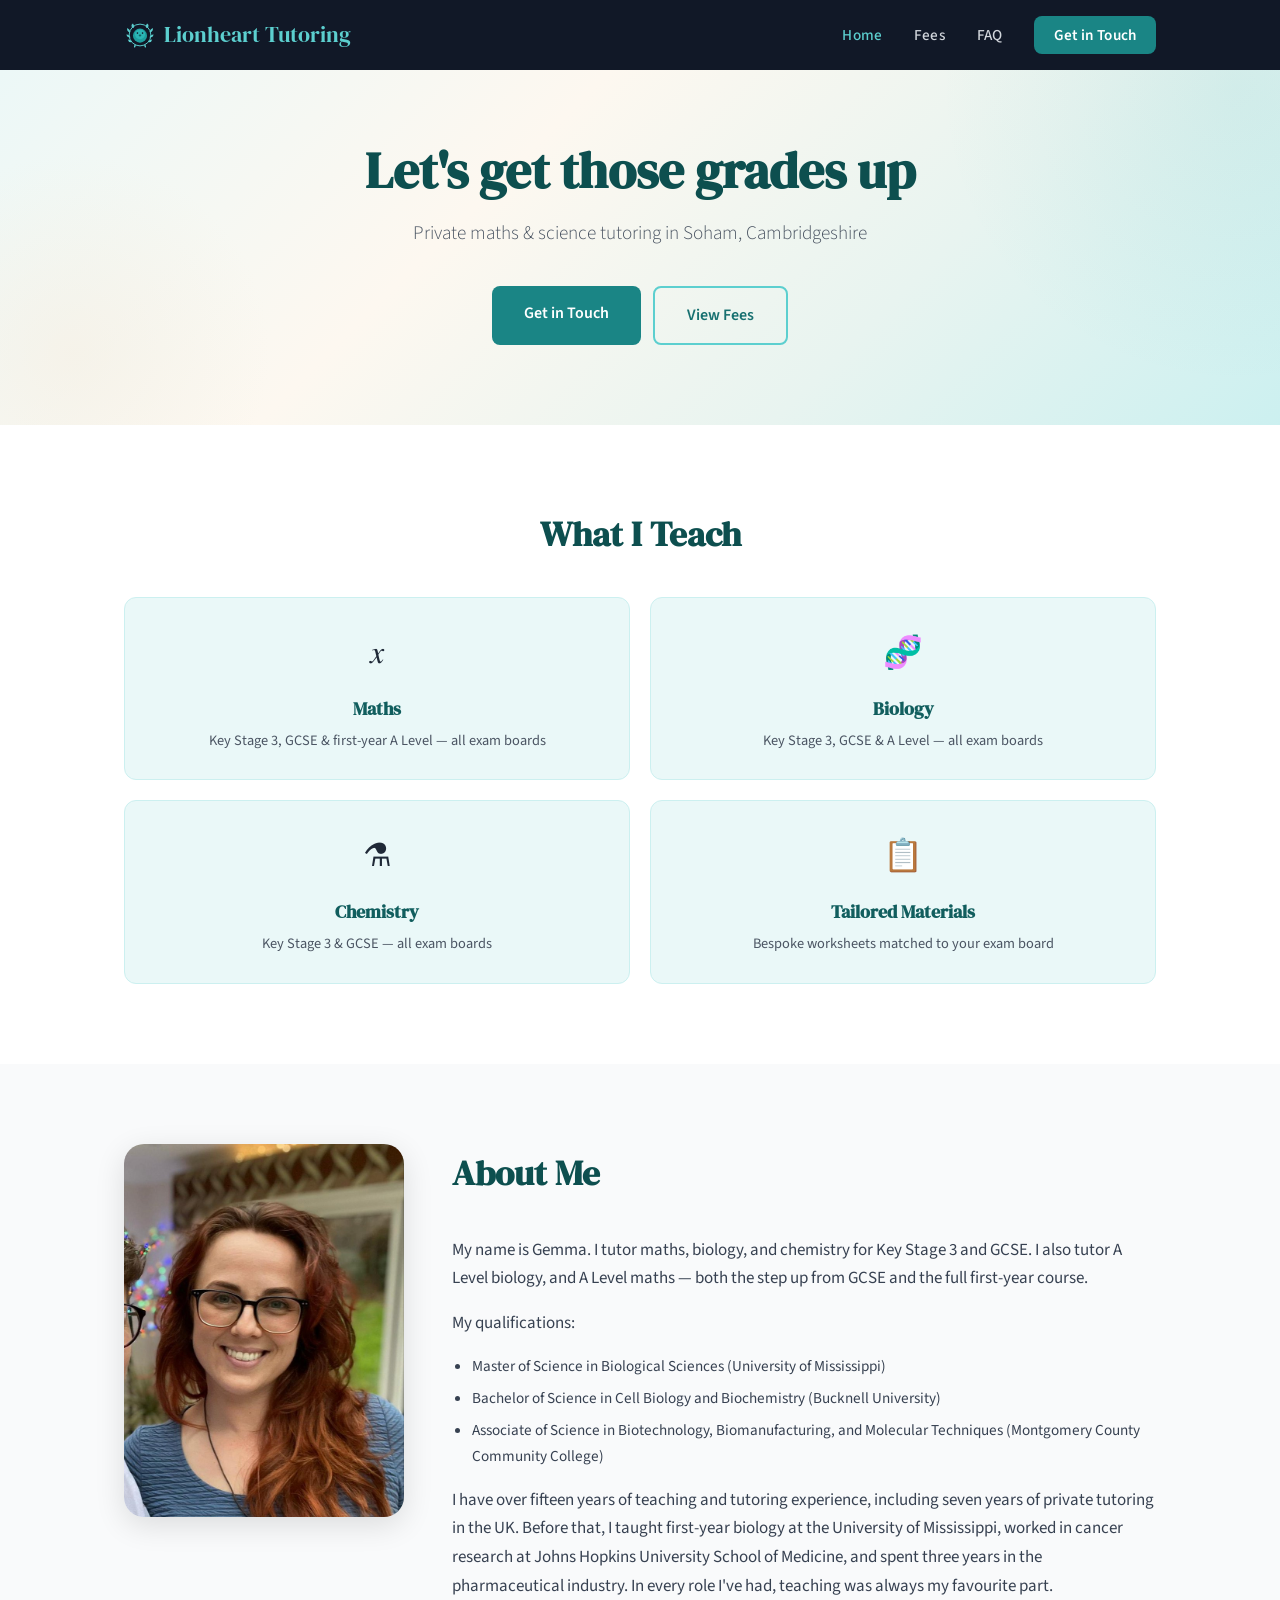
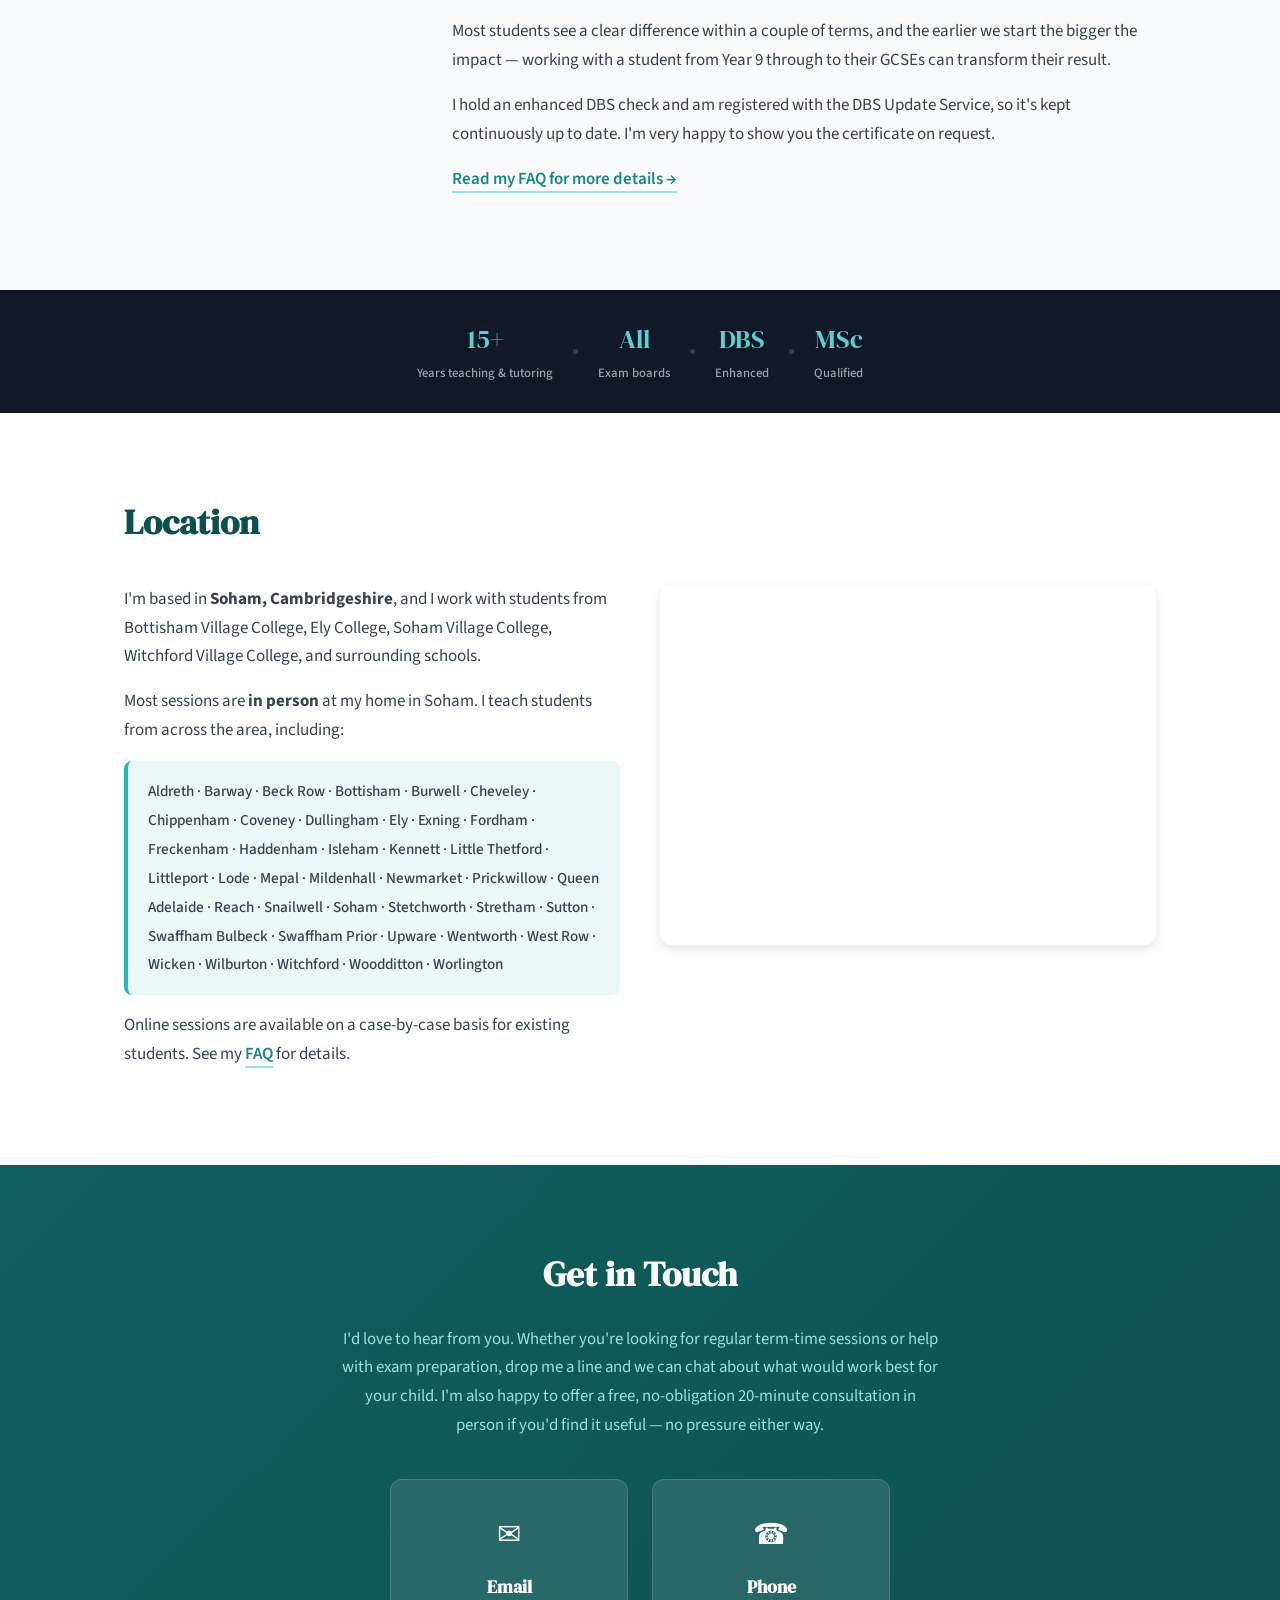
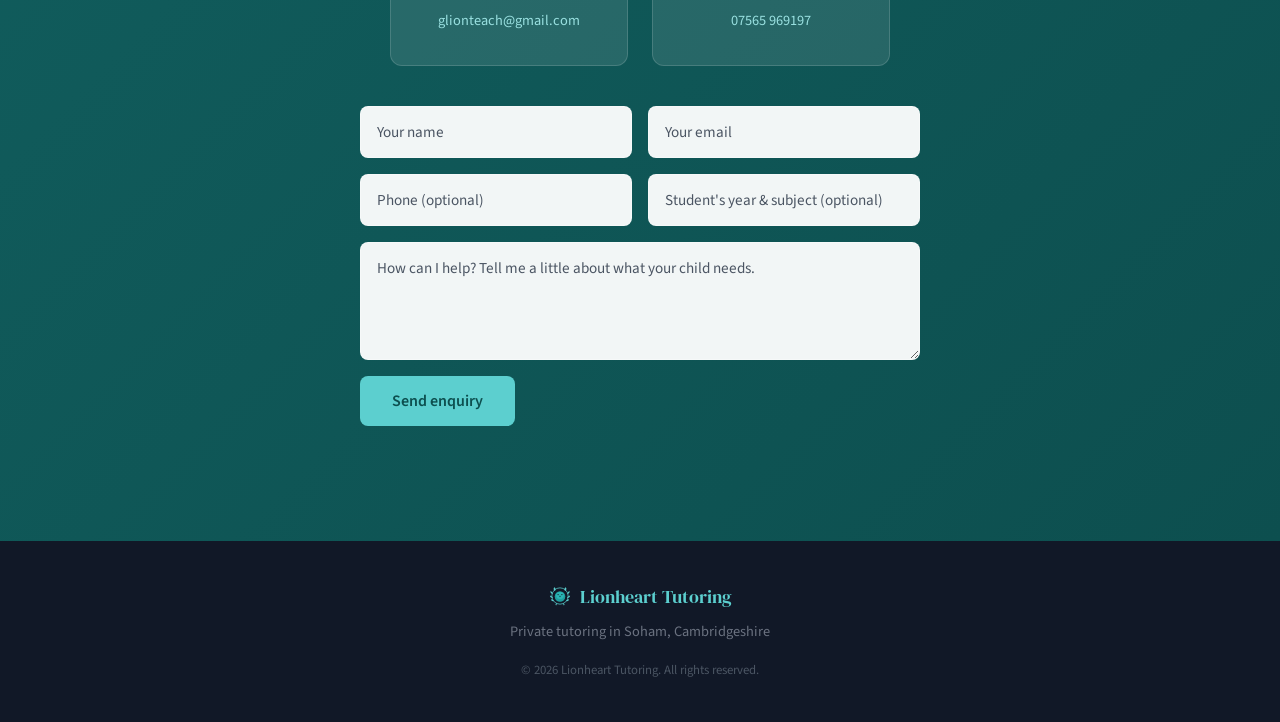
<file: index.html>
<!DOCTYPE html>
<html lang="en">
<head>
    <meta charset="UTF-8">
    <meta name="viewport" content="width=device-width, initial-scale=1.0">
    <title>Lionheart Tutoring | Private Maths &amp; Science Tutor in Soham, Cambridgeshire</title>
    <meta name="description" content="Private GCSE and KS3 maths, biology, and chemistry tutor based in Soham, Cambridgeshire. In-person tutoring for students at Bottisham Village College, Soham Village College, Ely College, and surrounding schools. A Level biology also available.">
    <meta name="keywords" content="tutor Soham, GCSE maths tutor, science tutor Ely, private tutor Cambridgeshire, maths tutor near me, biology tutor, chemistry tutor, KS3 tutor, A level biology tutor, Soham Village College, Ely College, Bottisham Village College, tutor Bottisham">
    <link rel="preconnect" href="https://fonts.googleapis.com">
    <link rel="preconnect" href="https://fonts.gstatic.com" crossorigin>
    <link href="https://fonts.googleapis.com/css2?family=DM+Serif+Display&family=Source+Sans+3:wght@300;400;500;600&display=swap" rel="stylesheet">
    <link rel="icon" type="image/svg+xml" href="lion-icon.svg">
    <link rel="stylesheet" href="styles.css">
</head>
<body>

<nav class="nav nav-dark" id="nav">
    <div class="nav-inner">
        <a href="index.html" class="nav-logo">
            <img src="lion-icon.svg" alt="" class="nav-lion"> Lionheart Tutoring
        </a>
        <button class="nav-toggle" id="navToggle" aria-label="Toggle menu">
            <span></span><span></span><span></span>
        </button>
        <ul class="nav-links" id="navLinks">
            <li><a href="index.html" class="active">Home</a></li>
            <li><a href="fees.html">Fees</a></li>
            <li><a href="faq.html">FAQ</a></li>
            <li><a href="#contact" class="nav-cta">Get in Touch</a></li>
        </ul>
    </div>
</nav>

<header class="hero">
    <div class="hero-inner">
        <h1>Let's get those grades up</h1>
        <p class="hero-subtitle">Private maths &amp; science tutoring in Soham, Cambridgeshire</p>
        <div class="hero-btns">
            <a href="#contact" class="btn btn-primary">Get in Touch</a>
            <a href="fees.html" class="btn btn-outline">View Fees</a>
        </div>
    </div>
</header>

<section class="section subjects">
    <div class="container">
        <h2 class="section-title">What I Teach</h2>
        <div class="subjects-grid">
            <div class="subject-card">
                <div class="subject-icon">&#x1D465;</div>
                <h3>Maths</h3>
                <p>Key Stage 3, GCSE &amp; first-year A Level &mdash; all exam boards</p>
            </div>
            <div class="subject-card">
                <div class="subject-icon">&#x1F9EC;</div>
                <h3>Biology</h3>
                <p>Key Stage 3, GCSE &amp; A Level &mdash; all exam boards</p>
            </div>
            <div class="subject-card">
                <div class="subject-icon">&#x2697;</div>
                <h3>Chemistry</h3>
                <p>Key Stage 3 &amp; GCSE &mdash; all exam boards</p>
            </div>
            <div class="subject-card">
                <div class="subject-icon">&#x1F4CB;</div>
                <h3>Tailored Materials</h3>
                <p>Bespoke worksheets matched to your exam board</p>
            </div>
        </div>
    </div>
</section>

<section class="section about" id="about">
    <div class="container">
        <div class="about-grid">
            <div class="about-image">
                <img src="gemma-photo.png" alt="Gemma, private tutor at Lionheart Tutoring" loading="lazy">
            </div>
            <div class="about-text">
                <h2 class="section-title">About Me</h2>
                <p>My name is Gemma. I tutor maths, biology, and chemistry for Key Stage 3 and GCSE. I also tutor A Level biology, and A Level maths &mdash; both the step up from GCSE and the full first-year course.</p>
                <p>My qualifications:</p>
                <ul>
                    <li>Master of Science in Biological Sciences (University of Mississippi)</li>
                    <li>Bachelor of Science in Cell Biology and Biochemistry (Bucknell University)</li>
                    <li>Associate of Science in Biotechnology, Biomanufacturing, and Molecular Techniques (Montgomery County Community College)</li>
                </ul>
                <p>I have over fifteen years of teaching and tutoring experience, including seven years of private tutoring in the UK. Before that, I taught first-year biology at the University of Mississippi, worked in cancer research at Johns Hopkins University School of Medicine, and spent three years in the pharmaceutical industry. In every role I've had, teaching was always my favourite part.</p>
                <p>Most students see a clear difference within a couple of terms, and the earlier we start the bigger the impact &mdash; working with a student from Year 9 through to their GCSEs can transform their result.</p>
                <p>I hold an enhanced DBS check and am registered with the DBS Update Service, so it's kept continuously up to date. I'm very happy to show you the certificate on request.</p>
                <p><a href="faq.html" class="text-link">Read my FAQ for more details &rarr;</a></p>
            </div>
        </div>
    </div>
</section>

<div class="stats-band">
    <div class="stat"><div class="stat-number">15+</div><div class="stat-label">Years teaching &amp; tutoring</div></div>
    <div class="stat-dot"></div>
    <div class="stat"><div class="stat-number">All</div><div class="stat-label">Exam boards</div></div>
    <div class="stat-dot"></div>
    <div class="stat"><div class="stat-number">DBS</div><div class="stat-label">Enhanced</div></div>
    <div class="stat-dot"></div>
    <div class="stat"><div class="stat-number">MSc</div><div class="stat-label">Qualified</div></div>
</div>

<section class="section location" id="location">
    <div class="container">
        <h2 class="section-title">Location</h2>
        <div class="location-grid">
            <div class="location-text">
                <p>I'm based in <strong>Soham, Cambridgeshire</strong>, and I work with students from Bottisham Village College, Ely College, Soham Village College, Witchford Village College, and surrounding schools.</p>
                <p>Most sessions are <strong>in person</strong> at my home in Soham. I teach students from across the area, including:</p>
                <p class="town-list">Aldreth &middot; Barway &middot; Beck Row &middot; Bottisham &middot; Burwell &middot; Cheveley &middot; Chippenham &middot; Coveney &middot; Dullingham &middot; Ely &middot; Exning &middot; Fordham &middot; Freckenham &middot; Haddenham &middot; Isleham &middot; Kennett &middot; Little Thetford &middot; Littleport &middot; Lode &middot; Mepal &middot; Mildenhall &middot; Newmarket &middot; Prickwillow &middot; Queen Adelaide &middot; Reach &middot; Snailwell &middot; Soham &middot; Stetchworth &middot; Stretham &middot; Sutton &middot; Swaffham Bulbeck &middot; Swaffham Prior &middot; Upware &middot; Wentworth &middot; West Row &middot; Wicken &middot; Wilburton &middot; Witchford &middot; Woodditton &middot; Worlington</p>
                <p>Online sessions are available on a case-by-case basis for existing students. See my <a href="faq.html" class="text-link">FAQ</a> for details.</p>
            </div>
            <div class="location-map">
                <iframe src="https://www.google.com/maps?q=Downfields,Soham,Cambridgeshire&z=14&output=embed" width="100%" height="350" style="border:0; border-radius: 12px;" allowfullscreen="" loading="lazy" referrerpolicy="no-referrer-when-downgrade" title="Map showing Downfields, Soham, Cambridgeshire"></iframe>
            </div>
        </div>
    </div>
</section>

<section class="section contact" id="contact">
    <div class="container">
        <h2 class="section-title">Get in Touch</h2>
        <p class="contact-intro">I'd love to hear from you. Whether you're looking for regular term-time sessions or help with exam preparation, drop me a line and we can chat about what would work best for your child. I'm also happy to offer a free, no-obligation 20-minute consultation in person if you'd find it useful &mdash; no pressure either way.</p>
        <div class="contact-grid">
            <a href="mailto:glionteach@gmail.com?subject=Interested%20in%20tutoring" class="contact-card">
                <div class="contact-icon">&#x2709;</div>
                <h3>Email</h3>
                <p>glionteach@gmail.com</p>
            </a>
            <a href="tel:07565969197" class="contact-card">
                <div class="contact-icon">&#x260E;</div>
                <h3>Phone</h3>
                <p>07565 969197</p>
            </a>
        </div>
        <form class="contact-form" id="enquiryForm">
            <input type="hidden" name="_subject" value="New tutoring enquiry from the Lionheart website">
            <input type="hidden" name="_template" value="table">
            <input type="hidden" name="_captcha" value="false">
            <input type="text" name="_honey" tabindex="-1" autocomplete="off" style="display:none">
            <div class="form-row">
                <input type="text" name="Name" placeholder="Your name" required>
                <input type="email" name="Email" placeholder="Your email" required>
            </div>
            <div class="form-row">
                <input type="tel" name="Phone" placeholder="Phone (optional)">
                <input type="text" name="Student year and subject" placeholder="Student's year &amp; subject (optional)">
            </div>
            <textarea name="Message" rows="4" placeholder="How can I help? Tell me a little about what your child needs." required></textarea>
            <button type="submit" class="btn btn-form">Send enquiry</button>
            <p class="form-status" id="formStatus" role="status" aria-live="polite"></p>
        </form>
    </div>
</section>

<footer class="footer">
    <div class="container footer-inner">
        <div class="footer-logo">
            <img src="lion-icon.svg" alt="" class="footer-lion"> Lionheart Tutoring
        </div>
        <p class="footer-text">Private tutoring in Soham, Cambridgeshire</p>
        <p class="footer-copy">&copy; 2026 Lionheart Tutoring. All rights reserved.</p>
    </div>
</footer>

<script>
const navToggle = document.getElementById('navToggle');
const navLinks = document.getElementById('navLinks');
const nav = document.getElementById('nav');

navToggle.addEventListener('click', () => {
    navLinks.classList.toggle('open');
    navToggle.classList.toggle('open');
});

navLinks.querySelectorAll('a').forEach(link => {
    link.addEventListener('click', () => {
        navLinks.classList.remove('open');
        navToggle.classList.remove('open');
    });
});

window.addEventListener('scroll', () => {
    nav.classList.toggle('scrolled', window.scrollY > 60);
});

document.querySelectorAll('a[href^="#"]').forEach(anchor => {
    anchor.addEventListener('click', function (e) {
        e.preventDefault();
        const target = document.querySelector(this.getAttribute('href'));
        if (target) target.scrollIntoView({ behavior: 'smooth', block: 'start' });
    });
});

const enquiryForm = document.getElementById('enquiryForm');
if (enquiryForm) {
    enquiryForm.addEventListener('submit', async (e) => {
        e.preventDefault();
        const status = document.getElementById('formStatus');
        const btn = enquiryForm.querySelector('button[type="submit"]');
        if (enquiryForm._honey && enquiryForm._honey.value) return;
        btn.disabled = true;
        status.className = 'form-status';
        status.textContent = 'Sending\u2026';
        try {
            const res = await fetch('https://formsubmit.co/ajax/glionteach@gmail.com', {
                method: 'POST',
                headers: { 'Content-Type': 'application/json', 'Accept': 'application/json' },
                body: JSON.stringify(Object.fromEntries(new FormData(enquiryForm)))
            });
            if (!res.ok) throw new Error('Request failed');
            enquiryForm.reset();
            status.className = 'form-status success';
            status.textContent = "Thank you \u2014 your message has been sent. I'll be in touch soon.";
        } catch (err) {
            status.className = 'form-status error';
            status.textContent = 'Sorry, something went wrong. Please email glionteach@gmail.com directly.';
        } finally {
            btn.disabled = false;
        }
    });
}
</script>

</body>
</html>
</file>
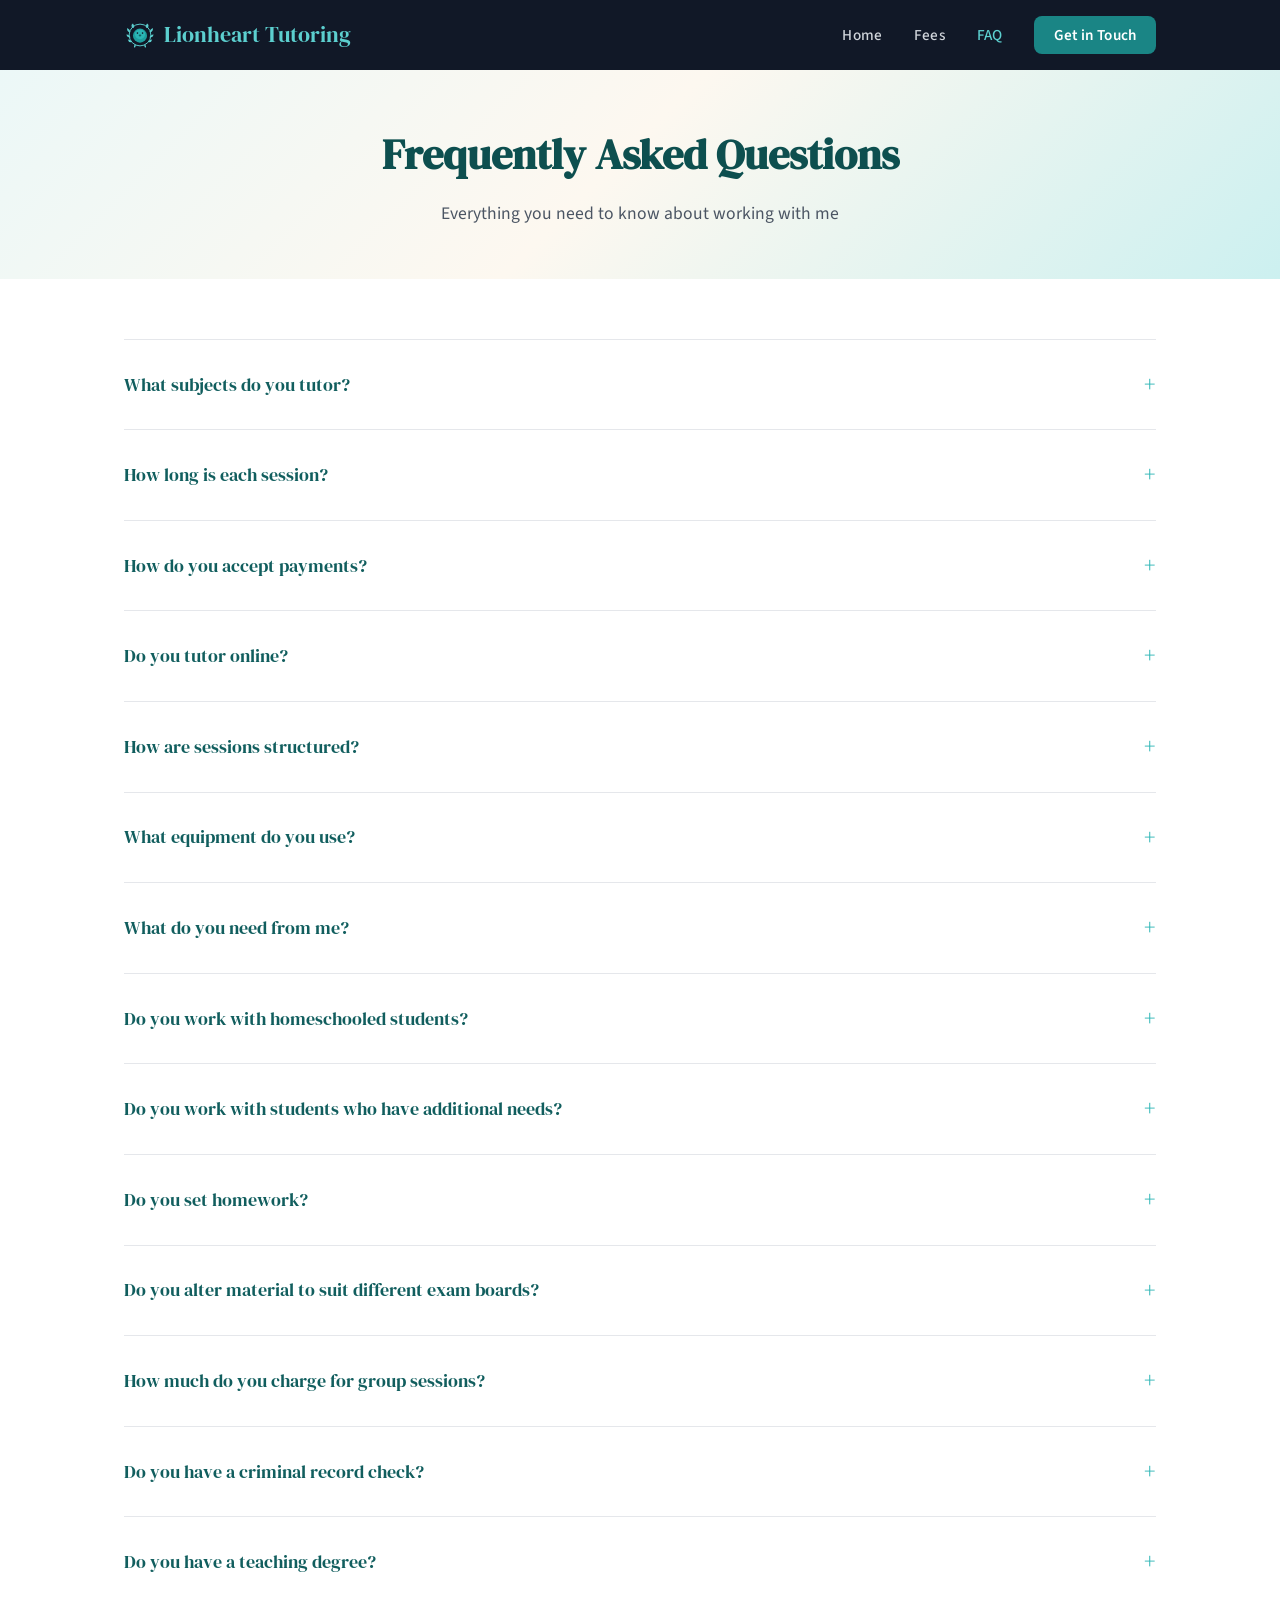
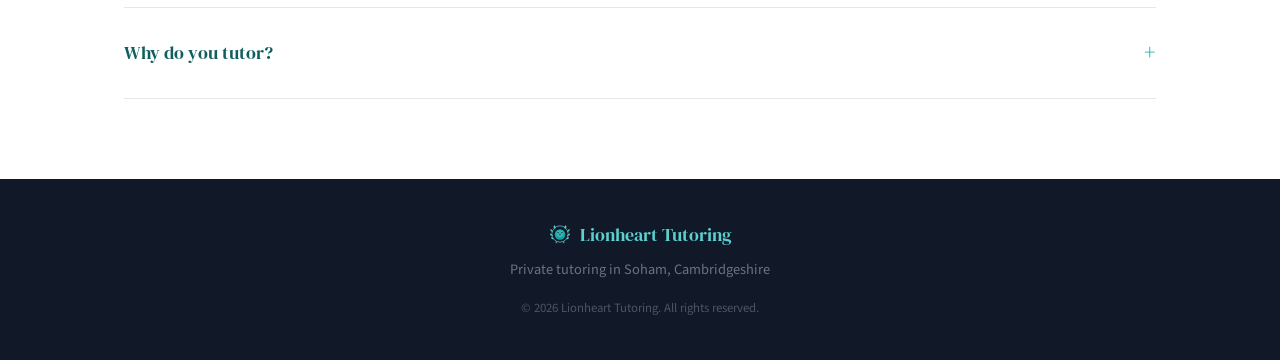
<file: faq.html>
<!DOCTYPE html>
<html lang="en">
<head>
    <meta charset="UTF-8">
    <meta name="viewport" content="width=device-width, initial-scale=1.0">
    <title>FAQ | Lionheart Tutoring | Private Tutor in Soham, Cambridgeshire</title>
    <meta name="description" content="Frequently asked questions about private tutoring with Lionheart Tutoring in Soham, Cambridgeshire. Sessions, subjects, payment, and more.">
    <link rel="preconnect" href="https://fonts.googleapis.com">
    <link rel="preconnect" href="https://fonts.gstatic.com" crossorigin>
    <link href="https://fonts.googleapis.com/css2?family=DM+Serif+Display&family=Source+Sans+3:wght@300;400;500;600&display=swap" rel="stylesheet">
    <link rel="icon" type="image/svg+xml" href="lion-icon.svg">
    <link rel="stylesheet" href="styles.css">
</head>
<body>

<nav class="nav" id="nav">
    <div class="nav-inner">
        <a href="index.html" class="nav-logo">
            <img src="lion-icon.svg" alt="" class="nav-lion"> Lionheart Tutoring
        </a>
        <button class="nav-toggle" id="navToggle" aria-label="Toggle menu">
            <span></span><span></span><span></span>
        </button>
        <ul class="nav-links" id="navLinks">
            <li><a href="index.html">Home</a></li>
            <li><a href="fees.html">Fees</a></li>
            <li><a href="faq.html" class="active">FAQ</a></li>
            <li><a href="index.html#contact" class="nav-cta">Get in Touch</a></li>
        </ul>
    </div>
</nav>

<div class="page-header">
    <h1>Frequently Asked Questions</h1>
    <p>Everything you need to know about working with me</p>
</div>

<section class="faq-section">
    <div class="container">
        <div class="faq-item">
            <button class="faq-question">What subjects do you tutor?</button>
            <div class="faq-answer"><div class="faq-answer-inner">
                <p><strong>A Level</strong> &mdash; biology, and the first year of A Level maths</p>
                <p><strong>GCSE</strong> &mdash; maths, biology, and chemistry</p>
                <p><strong>Key Stage 3</strong> &mdash; maths, biology, and chemistry</p>
            </div></div>
        </div>
        <div class="faq-item">
            <button class="faq-question">How long is each session?</button>
            <div class="faq-answer"><div class="faq-answer-inner">
                <p>Most of my students have a weekly 1-hour session, which is the standard and works well for ongoing support in a single subject. Longer sessions of 1.5 or 2 hours are worth considering in specific situations &mdash; if we're covering more than one subject, preparing intensively for exams, or catching up after a student has fallen behind. Whatever works best for your family is the right choice, and is fine with me.</p>
            </div></div>
        </div>
        <div class="faq-item">
            <button class="faq-question">How do you accept payments?</button>
            <div class="faq-answer"><div class="faq-answer-inner">
                <p>I take either instant bank transfer, cheque, or cash. All regularly-scheduled lessons during term-time are payable before the beginning of each half-term. For ad hoc sessions, payment is arranged at the time of booking.</p>
            </div></div>
        </div>
        <div class="faq-item">
            <button class="faq-question">Do you tutor online?</button>
            <div class="faq-answer"><div class="faq-answer-inner">
                <p>As a general rule, no, although there are plenty of exceptions. If the student needs an online session or two due to travel or illness, I am happy to accommodate this. But in my experience online tutoring can be less productive for the students, and I strongly encourage face to face as standard.</p>
                <p>I do have some extremely motivated students who I teach online as they are able to engage and pay attention well. This is on a case-by-case basis, as I want to be certain that you are receiving a high-quality session, which can only happen online under the right circumstances.</p>
            </div></div>
        </div>
        <div class="faq-item">
            <button class="faq-question">How are sessions structured?</button>
            <div class="faq-answer"><div class="faq-answer-inner">
                <p>This is flexible, depending on the student's needs. Sometimes a student-led session focusing on issues currently cropping up in the material at school can be a great use of time. With long-term students who need it, we can cover entire portions of an exam specification that they've struggled with or missed. Generally, if I know ahead of time what topics or exams are being worked on, I will prepare some materials to help get the maximum output from each lesson.</p>
                <p>For exam success, I think it is beneficial to work through plenty of practice exam questions to get students used to the format in which they will be assessed. Practice exams are one of the key tools I use to develop their knowledge of the subject material, but also to refine exam success techniques. We will discuss how to optimise their strategic approach to handling exam stress, standardised test-taking, and independent study.</p>
            </div></div>
        </div>
        <div class="faq-item">
            <button class="faq-question">What equipment do you use?</button>
            <div class="faq-answer"><div class="faq-answer-inner">
                <p>In session we normally use my MacBook, large iPad Pro and Apple Pencil. If you prefer pen and paper, that's absolutely fine. Otherwise I have students do their practice work on the iPad. This allows a lot of note-taking flexibility, and I can email it to them (and you) at the end of the session. This gives the student a repository of clear notes and worked exams to use for private study, without the risk of losing or misplacing them.</p>
                <p>If the student has any textbooks they are currently using, it's great to have those available in our sessions &mdash; especially for A Levels.</p>
            </div></div>
        </div>
        <div class="faq-item">
            <button class="faq-question">What do you need from me?</button>
            <div class="faq-answer"><div class="faq-answer-inner">
                <p>It's really helpful to know which exam board the student is studying for, so that I can tailor the material to specific exams (you can find this information out from teachers at school if you aren't sure). I also encourage students with iPads or tablets to bring those to our sessions so we can incorporate them, although this is definitely not essential! I have calculators, but I prefer if students bring and use their own so they get used to whatever they'll be working with during their exams.</p>
            </div></div>
        </div>
        <div class="faq-item">
            <button class="faq-question">Do you work with homeschooled students?</button>
            <div class="faq-answer"><div class="faq-answer-inner">
                <p>Yes, absolutely! I am very happy to work with homeschooling families around academic instruction, as well as setting up and running successful educational experiments for an enhanced learning experience. Please contact me for more details.</p>
            </div></div>
        </div>
        <div class="faq-item">
            <button class="faq-question">Do you work with students who have additional needs?</button>
            <div class="faq-answer"><div class="faq-answer-inner">
                <p>I have experience tutoring students with ADHD, dyslexia, and visual impairment, and I'm comfortable adapting my materials, pace, and approach to suit how each student learns best. My experience here is practical rather than a formal SEND qualification. If your child has specific needs, please mention them when you get in touch and we can talk through whether I'd be a good fit.</p>
            </div></div>
        </div>
        <div class="faq-item">
            <button class="faq-question">Do you set homework?</button>
            <div class="faq-answer"><div class="faq-answer-inner">
                <p>Generally, yes. In my experience, the benefits of tutoring are <em>greatly</em> increased if the student does some work independently prior to our sessions, and then we can focus only on the parts that caused them difficulty. However, if I set work for a student and it is not completed there is no punishment or guilt involved. I advise that students do what they can with the time they have, and I'll meet them wherever they are at with the material. No stress.</p>
                <p>I have one or two students for whom homework is not practical. I am happy to make exceptions or modifications for those who would benefit from it.</p>
            </div></div>
        </div>
        <div class="faq-item">
            <button class="faq-question">Do you alter material to suit different exam boards?</button>
            <div class="faq-answer"><div class="faq-answer-inner">
                <p>Yes. I am very familiar with AQA, Edexcel, and OCR. I will tailor our sessions to set you up for success with your specific exam board. Even if you are working to an exam specification I am not previously familiar with, I will make an effort to rectify that early on.</p>
                <p>I also create bespoke practice worksheets tailored to your specific exam board and the topics you need to work on, so you get targeted practice that's directly relevant to your exams.</p>
            </div></div>
        </div>
        <div class="faq-item">
            <button class="faq-question">How much do you charge for group sessions?</button>
            <div class="faq-answer"><div class="faq-answer-inner">
                <p>This will depend on the number of students and the duration. Please <a href="index.html#contact" class="text-link">contact me</a> and we can discuss what works for your needs. Based on that info I'll be able to quote you a rate.</p>
            </div></div>
        </div>
        <div class="faq-item">
            <button class="faq-question">Do you have a criminal record check?</button>
            <div class="faq-answer"><div class="faq-answer-inner">
                <p>Yes &mdash; I hold an enhanced DBS check and I'm registered with the DBS Update Service, which means it's continuously monitored and kept current rather than being a one-off check from years ago. I'm very happy to show you the certificate upon request.</p>
            </div></div>
        </div>
        <div class="faq-item">
            <button class="faq-question">Do you have a teaching degree?</button>
            <div class="faq-answer"><div class="faq-answer-inner">
                <p>I do not have a PGCE or QTS teaching certificate. My expertise in studying and tutoring comes from 9 years of being at university as a student, tutor, and graduate teaching assistant, as well as from teaching professionals hands-on scientific skills in industry, healthcare, and academia. My skill set is knowing how to really study for exams and succeed, even with difficult material.</p>
            </div></div>
        </div>
        <div class="faq-item">
            <button class="faq-question">Why do you tutor?</button>
            <div class="faq-answer"><div class="faq-answer-inner">
                <p>In graduate school I studied plant growth and development in space whilst also teaching university biology to first years. Then I switched and did cancer research for two years at Johns Hopkins University School of Medicine, and then I worked professionally for a large pharmaceutical company in the UK for three years. I've worked in different types of labs and facilities, and the truth is that there is no work I enjoy more than teaching.</p>
                <p>In every role I've had, the teaching component was my favourite part. I have taught medical doctors how to do laboratory research, I have taught university students how to dissect animals and the biochemistry of photosynthesis, and I've taught 12 year olds algebra and how cells work. Seeing the light go on, or the "penny drop", is the best work I can imagine.</p>
            </div></div>
        </div>
    </div>
</section>

<footer class="footer">
    <div class="container footer-inner">
        <div class="footer-logo"><img src="lion-icon.svg" alt="" class="footer-lion"> Lionheart Tutoring</div>
        <p class="footer-text">Private tutoring in Soham, Cambridgeshire</p>
        <p class="footer-copy">&copy; 2026 Lionheart Tutoring. All rights reserved.</p>
    </div>
</footer>

<script>
const navToggle = document.getElementById('navToggle');
const navLinks = document.getElementById('navLinks');
navToggle.addEventListener('click', () => { navLinks.classList.toggle('open'); navToggle.classList.toggle('open'); });
navLinks.querySelectorAll('a').forEach(link => { link.addEventListener('click', () => { navLinks.classList.remove('open'); navToggle.classList.remove('open'); }); });
document.querySelectorAll('.faq-question').forEach(button => {
    button.addEventListener('click', () => {
        const item = button.parentElement;
        const isOpen = item.classList.contains('open');
        document.querySelectorAll('.faq-item').forEach(i => i.classList.remove('open'));
        if (!isOpen) item.classList.add('open');
    });
});
</script>

</body>
</html>
</file>
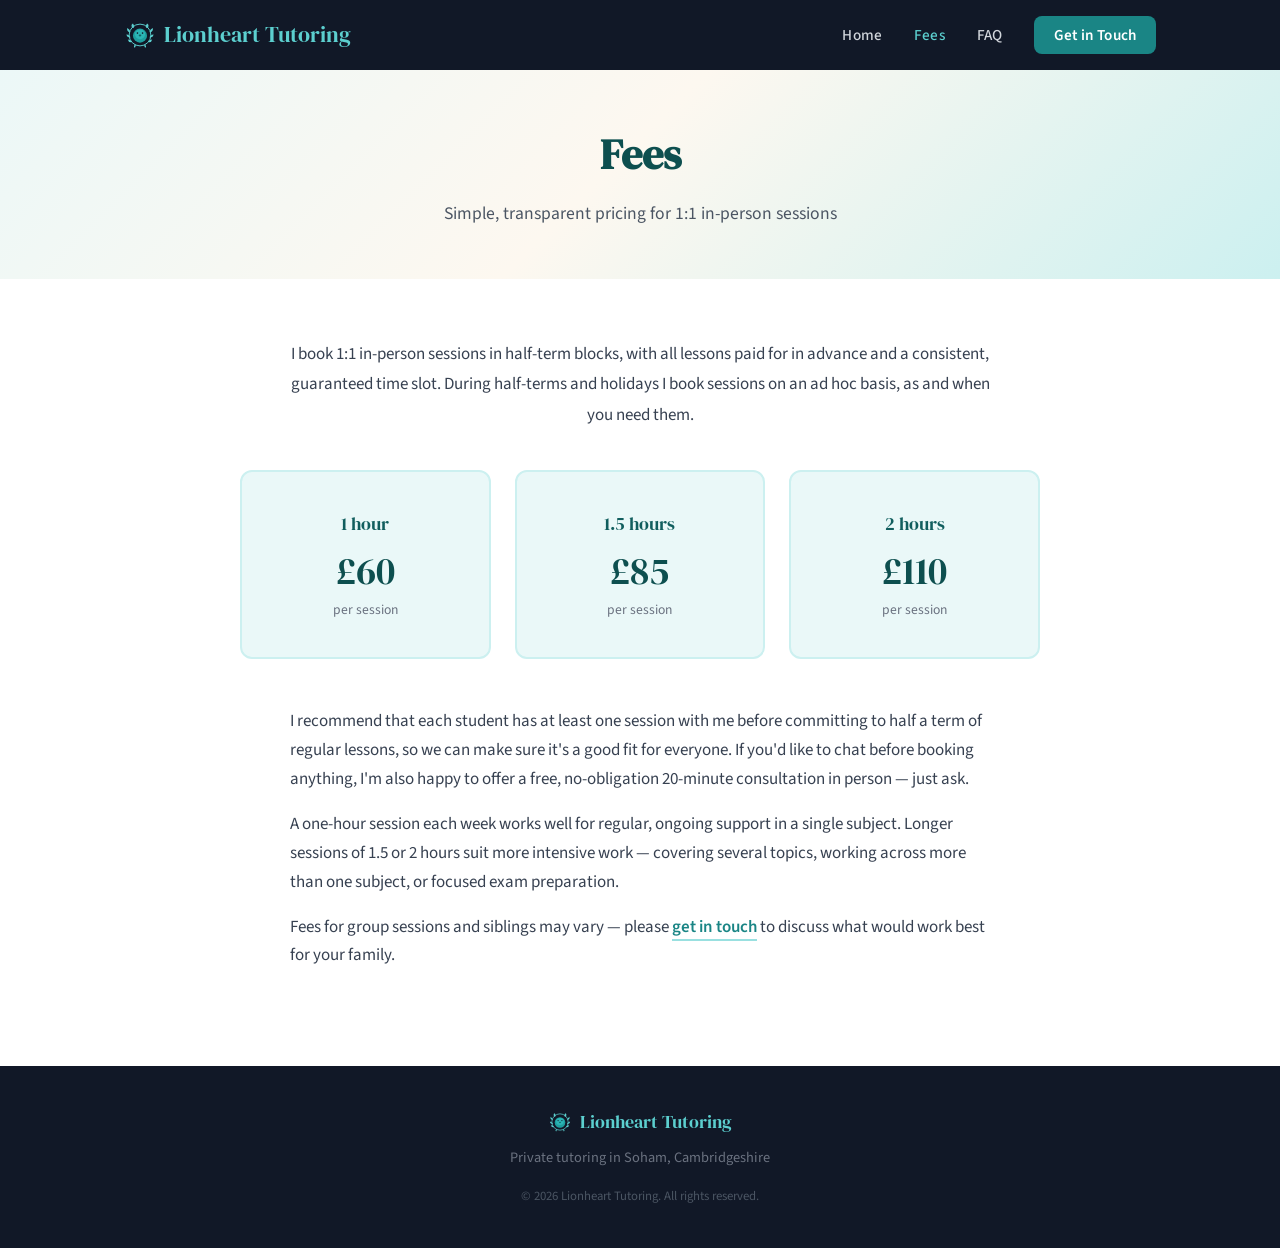
<file: fees.html>
<!DOCTYPE html>
<html lang="en">
<head>
    <meta charset="UTF-8">
    <meta name="viewport" content="width=device-width, initial-scale=1.0">
    <title>Fees | Lionheart Tutoring | Private Tutor in Soham, Cambridgeshire</title>
    <meta name="description" content="Tutoring fees for Lionheart Tutoring in Soham, Cambridgeshire. 1:1 in-person sessions in maths, biology, and chemistry for GCSE, KS3, and A Level.">
    <link rel="preconnect" href="https://fonts.googleapis.com">
    <link rel="preconnect" href="https://fonts.gstatic.com" crossorigin>
    <link href="https://fonts.googleapis.com/css2?family=DM+Serif+Display&family=Source+Sans+3:wght@300;400;500;600&display=swap" rel="stylesheet">
    <link rel="icon" type="image/svg+xml" href="lion-icon.svg">
    <link rel="stylesheet" href="styles.css">
</head>
<body>

<nav class="nav" id="nav">
    <div class="nav-inner">
        <a href="index.html" class="nav-logo">
            <img src="lion-icon.svg" alt="" class="nav-lion"> Lionheart Tutoring
        </a>
        <button class="nav-toggle" id="navToggle" aria-label="Toggle menu">
            <span></span><span></span><span></span>
        </button>
        <ul class="nav-links" id="navLinks">
            <li><a href="index.html">Home</a></li>
            <li><a href="fees.html" class="active">Fees</a></li>
            <li><a href="faq.html">FAQ</a></li>
            <li><a href="index.html#contact" class="nav-cta">Get in Touch</a></li>
        </ul>
    </div>
</nav>

<div class="page-header">
    <h1>Fees</h1>
    <p>Simple, transparent pricing for 1:1 in-person sessions</p>
</div>

<section class="fees-section">
    <div class="container">
        <p class="fees-intro">I book 1:1 in-person sessions in half-term blocks, with all lessons paid for in advance and a consistent, guaranteed time slot. During half-terms and holidays I book sessions on an ad hoc basis, as and when you need them.</p>

        <div class="fees-grid">
            <div class="fee-card">
                <div class="fee-duration">1 hour</div>
                <div class="fee-price">&pound;60</div>
                <div class="fee-note">per session</div>
            </div>
            <div class="fee-card">
                <div class="fee-duration">1.5 hours</div>
                <div class="fee-price">&pound;85</div>
                <div class="fee-note">per session</div>
            </div>
            <div class="fee-card">
                <div class="fee-duration">2 hours</div>
                <div class="fee-price">&pound;110</div>
                <div class="fee-note">per session</div>
            </div>
        </div>

        <div class="fees-details">
            <p>I recommend that each student has at least one session with me before committing to half a term of regular lessons, so we can make sure it's a good fit for everyone. If you'd like to chat before booking anything, I'm also happy to offer a free, no-obligation 20-minute consultation in person &mdash; just ask.</p>
            <p>A one-hour session each week works well for regular, ongoing support in a single subject. Longer sessions of 1.5 or 2 hours suit more intensive work &mdash; covering several topics, working across more than one subject, or focused exam preparation.</p>
            <p>Fees for group sessions and siblings may vary &mdash; please <a href="index.html#contact" class="text-link">get in touch</a> to discuss what would work best for your family.</p>
        </div>
    </div>
</section>

<footer class="footer">
    <div class="container footer-inner">
        <div class="footer-logo"><img src="lion-icon.svg" alt="" class="footer-lion"> Lionheart Tutoring</div>
        <p class="footer-text">Private tutoring in Soham, Cambridgeshire</p>
        <p class="footer-copy">&copy; 2026 Lionheart Tutoring. All rights reserved.</p>
    </div>
</footer>

<script>
const navToggle = document.getElementById('navToggle');
const navLinks = document.getElementById('navLinks');
navToggle.addEventListener('click', () => { navLinks.classList.toggle('open'); navToggle.classList.toggle('open'); });
navLinks.querySelectorAll('a').forEach(link => { link.addEventListener('click', () => { navLinks.classList.remove('open'); navToggle.classList.remove('open'); }); });
</script>

</body>
</html>
</file>
<file: styles.css>
/* ========================================
   Lionheart Tutoring — Stylesheet
   Teal + navy palette, warm & inviting
   ======================================== */

:root {
    --teal-900: #0d4f4f;
    --teal-800: #115e5e;
    --teal-700: #177070;
    --teal-600: #1a8585;
    --teal-500: #1e9e9e;
    --teal-400: #2bb5b5;
    --teal-300: #5ccfcf;
    --teal-200: #99e0e0;
    --teal-100: #ccf0f0;
    --teal-50:  #eaf8f8;
    --navy-900: #111827;
    --navy-800: #1f2937;
    --navy-700: #374151;
    --warm-100: #fdf8f0;
    --white: #ffffff;
    --grey-50: #f9fafb;
    --grey-100: #f3f4f6;
    --grey-200: #e5e7eb;
    --grey-500: #6b7280;
    --grey-600: #4b5563;
    --grey-700: #374151;
    --grey-800: #1f2937;
    --grey-900: #111827;
    --font-display: 'DM Serif Display', Georgia, serif;
    --font-body: 'Source Sans 3', 'Segoe UI', sans-serif;
    --shadow-sm: 0 1px 3px rgba(0,0,0,0.08);
    --shadow-md: 0 4px 12px rgba(0,0,0,0.1);
    --shadow-lg: 0 8px 30px rgba(0,0,0,0.12);
    --radius-sm: 8px;
    --radius-md: 12px;
    --radius-lg: 20px;
}

*, *::before, *::after { box-sizing: border-box; margin: 0; padding: 0; }
html { scroll-behavior: smooth; scroll-padding-top: 80px; }
body { font-family: var(--font-body); font-size: 17px; line-height: 1.7; color: var(--grey-800); background: var(--white); -webkit-font-smoothing: antialiased; }
img { max-width: 100%; height: auto; display: block; }
a { color: var(--teal-700); text-decoration: none; transition: color 0.2s ease; }
a:hover { color: var(--teal-500); }
ul { list-style: none; }
.container { max-width: 1080px; margin: 0 auto; padding: 0 24px; }

/* --- Navigation (dark navy) --- */
.nav {
    position: fixed; top: 0; left: 0; right: 0; z-index: 1000;
    background: var(--navy-900);
    transition: box-shadow 0.3s ease;
}
.nav.scrolled { box-shadow: var(--shadow-md); }
.nav-inner {
    max-width: 1080px; margin: 0 auto; padding: 0 24px;
    display: flex; justify-content: space-between; align-items: center; height: 70px;
}
.nav-logo {
    font-family: var(--font-display); font-size: 1.35rem; color: var(--teal-300);
    text-decoration: none; display: flex; align-items: center; gap: 8px;
}
.nav-logo:hover { color: var(--teal-200); }
.nav-lion { width: 32px; height: 32px; }
.nav-links { display: flex; align-items: center; gap: 32px; list-style: none; }
.nav-links a {
    font-size: 0.95rem; font-weight: 500; color: #d1d5db;
    text-decoration: none; letter-spacing: 0.01em; transition: color 0.2s ease;
}
.nav-links a:hover, .nav-links a.active { color: var(--teal-300); }
.nav-cta {
    background: var(--teal-600); color: var(--white) !important;
    padding: 8px 20px; border-radius: var(--radius-sm); font-weight: 600 !important;
}
.nav-cta:hover { background: var(--teal-500) !important; color: var(--white) !important; }

/* Mobile nav toggle */
.nav-toggle {
    display: none; background: none; border: none; cursor: pointer;
    width: 30px; height: 24px; position: relative; z-index: 1001;
}
.nav-toggle span {
    display: block; width: 100%; height: 2px; background: #d1d5db;
    border-radius: 2px; position: absolute; left: 0; transition: all 0.3s ease;
}
.nav-toggle span:nth-child(1) { top: 2px; }
.nav-toggle span:nth-child(2) { top: 11px; }
.nav-toggle span:nth-child(3) { top: 20px; }
.nav-toggle.open span:nth-child(1) { top: 11px; transform: rotate(45deg); }
.nav-toggle.open span:nth-child(2) { opacity: 0; }
.nav-toggle.open span:nth-child(3) { top: 11px; transform: rotate(-45deg); }

/* --- Hero --- */
.hero {
    background: linear-gradient(135deg, var(--teal-50) 0%, var(--warm-100) 40%, #e8f4f0 70%, var(--teal-100) 100%);
    padding: 140px 24px 80px; text-align: center; position: relative; overflow: hidden;
}
.hero::before {
    content: ''; position: absolute; top: -50%; right: -20%;
    width: 600px; height: 600px;
    background: radial-gradient(circle, rgba(30,158,158,0.08) 0%, transparent 70%);
    border-radius: 50%;
}
.hero::after {
    content: ''; position: absolute; bottom: -30%; left: -10%;
    width: 400px; height: 400px;
    background: radial-gradient(circle, rgba(245,237,224,0.5) 0%, transparent 70%);
    border-radius: 50%;
}
.hero-inner { max-width: 700px; margin: 0 auto; position: relative; }
.hero h1 { font-family: var(--font-display); font-size: clamp(2.2rem, 5vw, 3.2rem); color: var(--teal-900); line-height: 1.2; margin-bottom: 16px; }
.hero-subtitle { font-size: 1.2rem; color: var(--grey-600); font-weight: 300; margin-bottom: 36px; }
.hero-btns { display: flex; gap: 12px; justify-content: center; flex-wrap: wrap; }

/* --- Buttons --- */
.btn {
    display: inline-block; padding: 14px 32px; border-radius: var(--radius-sm);
    font-family: var(--font-body); font-size: 1rem; font-weight: 600;
    text-decoration: none; transition: all 0.2s ease; cursor: pointer;
}
.btn-primary { background: var(--teal-600); color: var(--white); }
.btn-primary:hover { background: var(--teal-700); color: var(--white); transform: translateY(-1px); box-shadow: var(--shadow-md); }
.btn-outline { background: transparent; color: var(--teal-700); border: 2px solid var(--teal-300); }
.btn-outline:hover { background: var(--teal-50); color: var(--teal-800); border-color: var(--teal-500); }

/* --- Sections --- */
.section { padding: 80px 0; }
.section-title { font-family: var(--font-display); font-size: clamp(1.7rem, 3.5vw, 2.2rem); color: var(--teal-900); margin-bottom: 32px; }

/* --- Subjects --- */
.subjects { background: var(--white); }
.subjects .section-title { text-align: center; }
.subjects-grid { display: grid; grid-template-columns: repeat(2, 1fr); gap: 20px; margin-top: 16px; }
.subject-card {
    background: var(--teal-50); border: 1px solid var(--teal-100);
    border-radius: var(--radius-md); padding: 28px 24px; text-align: center;
    transition: transform 0.2s ease, box-shadow 0.2s ease;
}
.subject-card:hover { transform: translateY(-3px); box-shadow: var(--shadow-md); }
.subject-icon { font-size: 2rem; margin-bottom: 12px; }
.subject-card h3 { font-family: var(--font-display); font-size: 1.15rem; color: var(--teal-800); margin-bottom: 6px; }
.subject-card p { font-size: 0.9rem; color: var(--grey-600); line-height: 1.5; }

/* --- About --- */
.about { background: var(--grey-50); }
.about-grid { display: grid; grid-template-columns: 280px 1fr; gap: 48px; align-items: start; }
.about-image img { border-radius: var(--radius-lg); box-shadow: var(--shadow-lg); width: 100%; aspect-ratio: 3/4; object-fit: cover; object-position: center top; }
.about-text p { margin-bottom: 16px; color: var(--grey-700); }
.about-text ul { margin: 0 0 16px 0; padding-left: 20px; list-style: disc; }
.about-text li { margin-bottom: 6px; color: var(--grey-700); font-size: 0.95rem; }
.text-link { color: var(--teal-600); font-weight: 600; border-bottom: 2px solid var(--teal-200); transition: border-color 0.2s ease; }
.text-link:hover { border-color: var(--teal-500); color: var(--teal-700); }

/* --- Stats Band (navy) --- */
.stats-band {
    background: var(--navy-900); padding: 28px 24px;
    display: flex; align-items: center; justify-content: center; gap: 20px; flex-wrap: wrap;
}
.stat { text-align: center; }
.stat-number { font-family: var(--font-display); font-size: 1.6rem; color: var(--teal-300); }
.stat-label { font-size: 0.8rem; color: #9ca3af; font-weight: 500; margin-top: 2px; }
.stat-dot { width: 5px; height: 5px; border-radius: 50%; background: var(--navy-700); }

/* --- Location --- */
.location { background: var(--white); }
.location-grid { display: grid; grid-template-columns: 1fr 1fr; gap: 40px; align-items: start; }
.location-text p { margin-bottom: 16px; color: var(--grey-700); }
.town-list {
    font-size: 0.95rem; color: var(--teal-800); font-weight: 500; line-height: 1.9;
    padding: 16px 20px; background: var(--teal-50); border-radius: var(--radius-sm);
    border-left: 4px solid var(--teal-400);
}
.location-map { border-radius: var(--radius-md); overflow: hidden; box-shadow: var(--shadow-md); }

/* --- Contact (deep teal) --- */
.contact { background: linear-gradient(135deg, var(--teal-800) 0%, var(--teal-900) 100%); color: var(--white); text-align: center; }
.contact .section-title { color: var(--white); }
.contact-intro { max-width: 600px; margin: -12px auto 40px; color: var(--teal-200); font-size: 1.05rem; }
.contact-grid { display: grid; grid-template-columns: 1fr 1fr; gap: 24px; max-width: 500px; margin: 0 auto; }
.contact-card {
    background: rgba(255,255,255,0.1); border: 1px solid rgba(255,255,255,0.15);
    border-radius: var(--radius-md); padding: 32px 24px; text-decoration: none; color: var(--white);
    transition: background 0.2s ease, transform 0.2s ease;
}
.contact-card:hover { background: rgba(255,255,255,0.18); transform: translateY(-2px); color: var(--white); }
.contact-icon { font-size: 1.8rem; margin-bottom: 12px; }
.contact-card h3 { font-family: var(--font-display); font-size: 1.1rem; margin-bottom: 6px; }
.contact-card p { font-size: 0.9rem; color: var(--teal-200); }

.contact-form { max-width: 560px; margin: 40px auto 0; text-align: left; display: flex; flex-direction: column; gap: 16px; }
.form-row { display: flex; gap: 16px; }
.form-row > * { flex: 1; }
.contact-form input, .contact-form textarea {
    width: 100%; padding: 14px 16px; border-radius: var(--radius-sm);
    border: 1px solid rgba(255,255,255,0.25); background: rgba(255,255,255,0.95);
    color: var(--navy-900); font-family: inherit; font-size: 0.95rem;
}
.contact-form input::placeholder, .contact-form textarea::placeholder { color: var(--grey-600); }
.contact-form input:focus, .contact-form textarea:focus { outline: 2px solid var(--teal-300); border-color: var(--teal-300); }
.contact-form textarea { resize: vertical; }
.btn-form { align-self: flex-start; background: var(--teal-300); color: var(--teal-900); border: none; cursor: pointer; font-family: inherit; }
.btn-form:hover { background: var(--teal-200); color: var(--teal-900); transform: translateY(-1px); box-shadow: var(--shadow-md); }
.btn-form:disabled { opacity: 0.6; cursor: default; transform: none; box-shadow: none; }
.form-status { font-size: 0.95rem; min-height: 1.2em; margin: 0; }
.form-status.success { color: var(--teal-200); font-weight: 600; }
.form-status.error { color: #ffd6d6; }
@media (max-width: 600px) { .form-row { flex-direction: column; } }

/* --- Footer (navy) --- */
.footer { background: var(--navy-900); color: var(--grey-500); text-align: center; padding: 40px 24px; }
.footer-inner { display: flex; flex-direction: column; align-items: center; gap: 8px; }
.footer-logo {
    font-family: var(--font-display); font-size: 1.15rem; color: var(--teal-300);
    display: flex; align-items: center; gap: 8px;
}
.footer-lion { width: 24px; height: 24px; }
.footer-text { font-size: 0.9rem; color: var(--grey-500); }
.footer-copy { font-size: 0.8rem; color: var(--grey-600); margin-top: 8px; }

/* --- Page Header (FAQ & Fees) --- */
.page-header {
    background: linear-gradient(135deg, var(--teal-50) 0%, var(--warm-100) 50%, var(--teal-100) 100%);
    padding: 120px 24px 50px; text-align: center;
}
.page-header h1 { font-family: var(--font-display); font-size: clamp(2rem, 4vw, 2.6rem); color: var(--teal-900); }
.page-header p { color: var(--grey-600); margin-top: 8px; font-size: 1.1rem; }

/* --- FAQ --- */
.faq-section { padding: 60px 0 80px; }
.faq-item { border-bottom: 1px solid var(--grey-200); padding: 28px 0; }
.faq-item:first-child { border-top: 1px solid var(--grey-200); }
.faq-question {
    font-family: var(--font-display); font-size: 1.15rem; color: var(--teal-800);
    cursor: pointer; display: flex; justify-content: space-between; align-items: center; gap: 16px;
    background: none; border: none; width: 100%; text-align: left; padding: 0; line-height: 1.4;
}
.faq-question::after {
    content: '+'; font-family: var(--font-body); font-size: 1.5rem; font-weight: 300;
    color: var(--teal-400); flex-shrink: 0; transition: transform 0.3s ease;
}
.faq-item.open .faq-question::after { content: '\2212'; }
.faq-answer { max-height: 0; overflow: hidden; transition: max-height 0.4s ease; }
.faq-item.open .faq-answer { max-height: 800px; }
.faq-answer-inner { padding-top: 16px; color: var(--grey-700); line-height: 1.8; }
.faq-answer-inner p { margin-bottom: 12px; }
.faq-answer-inner p:last-child { margin-bottom: 0; }

/* --- Fees --- */
.fees-section { padding: 60px 0 80px; }
.fees-intro { max-width: 700px; margin: 0 auto 40px; text-align: center; color: var(--grey-700); line-height: 1.8; }
.fees-grid { display: grid; grid-template-columns: repeat(3, 1fr); gap: 24px; max-width: 800px; margin: 0 auto 48px; }
.fee-card {
    background: var(--teal-50); border: 2px solid var(--teal-100);
    border-radius: var(--radius-md); padding: 36px 24px; text-align: center;
    transition: transform 0.2s ease, border-color 0.2s ease;
}
.fee-card:hover { transform: translateY(-3px); border-color: var(--teal-300); }
.fee-card.featured { border-color: var(--teal-400); background: linear-gradient(180deg, var(--teal-50) 0%, var(--white) 100%); box-shadow: var(--shadow-md); }
.fee-duration { font-family: var(--font-display); font-size: 1.15rem; color: var(--teal-800); margin-bottom: 12px; }
.fee-price { font-family: var(--font-display); font-size: 2.4rem; color: var(--teal-900); line-height: 1; margin-bottom: 8px; }
.fee-note { font-size: 0.85rem; color: var(--grey-500); }
.fees-details { max-width: 700px; margin: 0 auto; color: var(--grey-700); }
.fees-details p { margin-bottom: 16px; }

/* --- Responsive --- */
@media (max-width: 768px) {
    .nav-toggle { display: block; }
    .nav-links {
        position: fixed; top: 0; right: -100%; width: 280px; height: 100vh;
        background: var(--navy-900); flex-direction: column;
        padding: 100px 32px 32px; gap: 24px; box-shadow: var(--shadow-lg);
        transition: right 0.3s ease;
    }
    .nav-links.open { right: 0; }
    .nav-links a { font-size: 1.1rem; }
    .nav-cta { text-align: center; width: 100%; padding: 12px 20px; }
    .hero { padding: 120px 24px 60px; }
    .hero h1 { font-size: 2rem; }
    .hero-btns { flex-direction: column; align-items: center; }
    .btn { padding: 12px 24px; font-size: 0.95rem; width: 100%; max-width: 280px; text-align: center; }
    .subjects-grid { grid-template-columns: 1fr 1fr; }
    .about-grid { grid-template-columns: 1fr; gap: 32px; }
    .about-image { max-width: 250px; margin: 0 auto; }
    .location-grid { grid-template-columns: 1fr; gap: 32px; }
    .contact-grid { grid-template-columns: 1fr; }
    .fees-grid { grid-template-columns: 1fr; max-width: 320px; }
    .stats-band { gap: 12px; padding: 24px 16px; }
    .stat-number { font-size: 1.3rem; }
    .stat-dot { display: none; }
}

@media (max-width: 480px) {
    .subjects-grid { grid-template-columns: 1fr; }
    body { font-size: 16px; }
    .section { padding: 60px 0; }
}
</file>
